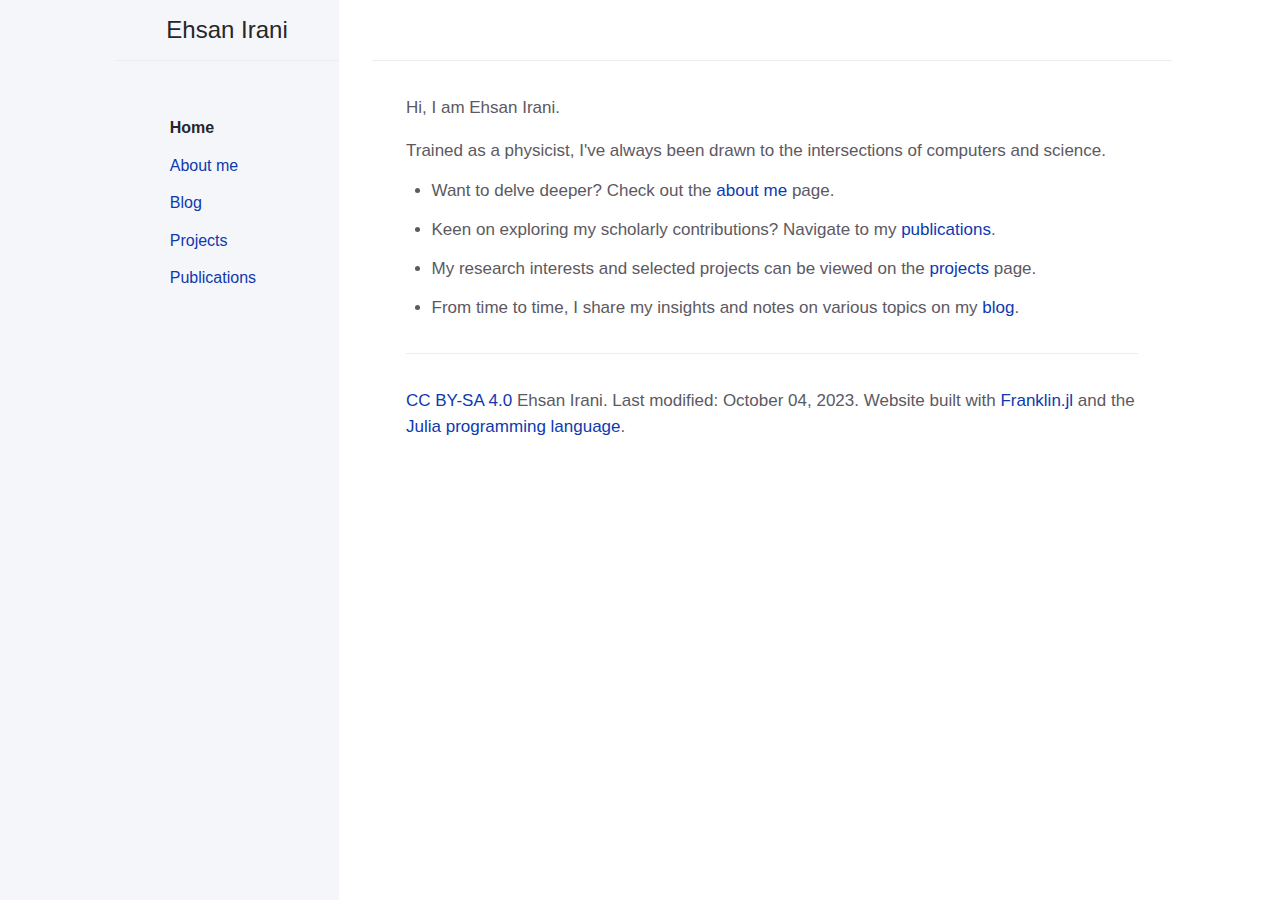
<file: index.html>
<!doctype html> <html lang=en > <meta charset=UTF-8 > <meta name=viewport  content="width=device-width, initial-scale=1"> <link rel=stylesheet  href="/css/jtd.css"> <link rel=icon  href="/assets/favicon.ico"> <style> /* #148 wrap long header */ .franklin-content a.header-anchor, .franklin-toc li a { word-wrap: break-word; white-space: normal; } </style> <title>Ehsan Irani's homepage</title> <div class=page-wrap > <div class=side-bar > <div class=header > <a href="/" class=title > Ehsan Irani </a> </div> <label for=show-menu  class=show-menu >MENU</label> <input type=checkbox  id=show-menu  role=button > <div class=menu  id=side-menu > <ul class=menu-list > <li class="menu-list-item active"><a href="/" class="menu-list-link active">Home</a> <li class="menu-list-item "><a href="/about/" class="menu-list-link ">About me</a> <li class="menu-list-item "><a href="/blog/" class="menu-list-link ">Blog</a> <li class="menu-list-item "><a href="/projects/" class="menu-list-link ">Projects</a> <li class="menu-list-item "><a href="/publications/" class="menu-list-link ">Publications</a> </ul> </div> </div> <div class=main-content-wrap > <div class=main-content > <div class=main-header > </div> <div class=franklin-content ><p>Hi, I am Ehsan Irani.</p> <p>Trained as a physicist, I&#39;ve always been drawn to the intersections of computers and science.</p> <ul> <li><p>Want to delve deeper? Check out the <a href=about >about me</a> page.</p> <li><p>Keen on exploring my scholarly contributions? Navigate to my <a href=publications >publications</a>.</p> <li><p>My research interests and selected projects can be viewed on the <a href=projects >projects</a> page.</p> <li><p>From time to time, I share my insights and notes on various topics on my <a href=blog >blog</a>.</p> </ul> <div class=page-foot > <hr> <a href="http://creativecommons.org/licenses/by-sa/4.0/">CC BY-SA 4.0</a> Ehsan Irani. Last modified: October 04, 2023. Website built with <a href="https://github.com/tlienart/Franklin.jl">Franklin.jl</a> and the <a href="https://julialang.org">Julia programming language</a>. </div> </div> </div> </div> </div> <!-- end of class page-wrap-->
</file>
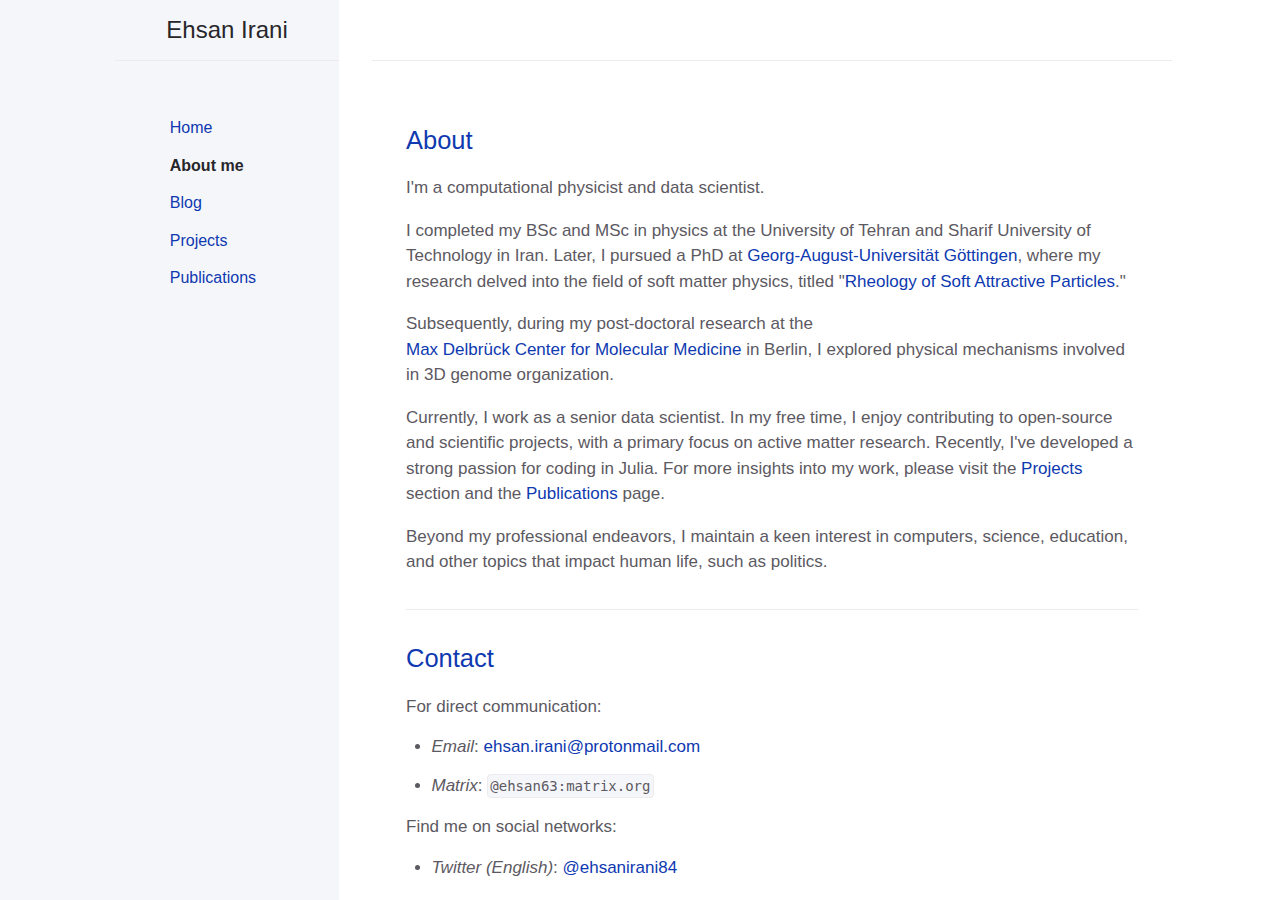
<file: about/index.html>
<!doctype html> <html lang=en > <meta charset=UTF-8 > <meta name=viewport  content="width=device-width, initial-scale=1"> <link rel=stylesheet  href="/css/jtd.css"> <link rel=icon  href="/assets/favicon.ico"> <style> /* #148 wrap long header */ .franklin-content a.header-anchor, .franklin-toc li a { word-wrap: break-word; white-space: normal; } </style> <title>About</title> <div class=page-wrap > <div class=side-bar > <div class=header > <a href="/" class=title > Ehsan Irani </a> </div> <label for=show-menu  class=show-menu >MENU</label> <input type=checkbox  id=show-menu  role=button > <div class=menu  id=side-menu > <ul class=menu-list > <li class="menu-list-item "><a href="/" class="menu-list-link ">Home</a> <li class="menu-list-item active"><a href="/about/" class="menu-list-link active">About me</a> <li class="menu-list-item "><a href="/blog/" class="menu-list-link ">Blog</a> <li class="menu-list-item "><a href="/projects/" class="menu-list-link ">Projects</a> <li class="menu-list-item "><a href="/publications/" class="menu-list-link ">Publications</a> </ul> </div> </div> <div class=main-content-wrap > <div class=main-content > <div class=main-header > </div> <div class=franklin-content ><h2 id=about ><a href="#about" class=header-anchor >About</a></h2> <p>I&#39;m a computational physicist and data scientist.</p> <p>I completed my BSc and MSc in physics at the University of Tehran and Sharif University of Technology in Iran. Later, I pursued a PhD at <a href="https://www.uni-goettingen.de/">Georg-August-Universität Göttingen</a>, where my research delved into the field of soft matter physics, titled &quot;<a href="http://dx.doi.org/10.53846/goediss-6025">Rheology of Soft Attractive Particles</a>.&quot;</p> <p>Subsequently, during my post-doctoral research at the <a href="https://mdc-berlin.com">Max Delbrück Center for Molecular Medicine</a> in Berlin, I explored physical mechanisms involved in 3D genome organization.</p> <p>Currently, I work as a senior data scientist. In my free time, I enjoy contributing to open-source and scientific projects, with a primary focus on active matter research. Recently, I&#39;ve developed a strong passion for coding in Julia. For more insights into my work, please visit the <a href="/projects/">Projects</a> section and the <a href="/publications/">Publications</a> page.</p> <p>Beyond my professional endeavors, I maintain a keen interest in computers, science, education, and other topics that impact human life, such as politics.</p> <hr /> <h2 id=contact ><a href="#contact" class=header-anchor >Contact</a></h2> <p>For direct communication:</p> <ul> <li><p><em>Email</em>: <a href="mailto:ehsan.irani@protonmail.com">ehsan.irani@protonmail.com</a></p> <li><p><em>Matrix</em>: <code>@ehsan63:matrix.org</code></p> </ul> <p>Find me on social networks:</p> <ul> <li><p><em>Twitter &#40;English&#41;</em>: <a href="https://twitter.com/ehsanirani84">@ehsanirani84</a></p> <li><p><em>Twitter &#40;Farsi&#41;</em>: <a href="https://twitter.com/ehsani63">@ehsani63</a></p> <li><p><em>Mastodon &#40;English&#41;</em>: <a href="https://qoto.org/@ehsanirani">@ehsanirani@qoto.org</a></p> <li><p><em>Mastodon &#40;Farsi&#41;</em>: <a href="https://persadon.com/@ehsan63">@ehsan63@persadon.com</a></p> <li><p><em>Pixelfed</em>: <a href="https://pixelfed.social/ehsan">@ehsan@pixelfed.social</a></p> </ul> <div class=page-foot > <hr> <a href="http://creativecommons.org/licenses/by-sa/4.0/">CC BY-SA 4.0</a> Ehsan Irani. Last modified: October 04, 2023. Website built with <a href="https://github.com/tlienart/Franklin.jl">Franklin.jl</a> and the <a href="https://julialang.org">Julia programming language</a>. </div> </div> </div> </div> </div> <!-- end of class page-wrap-->
</file>
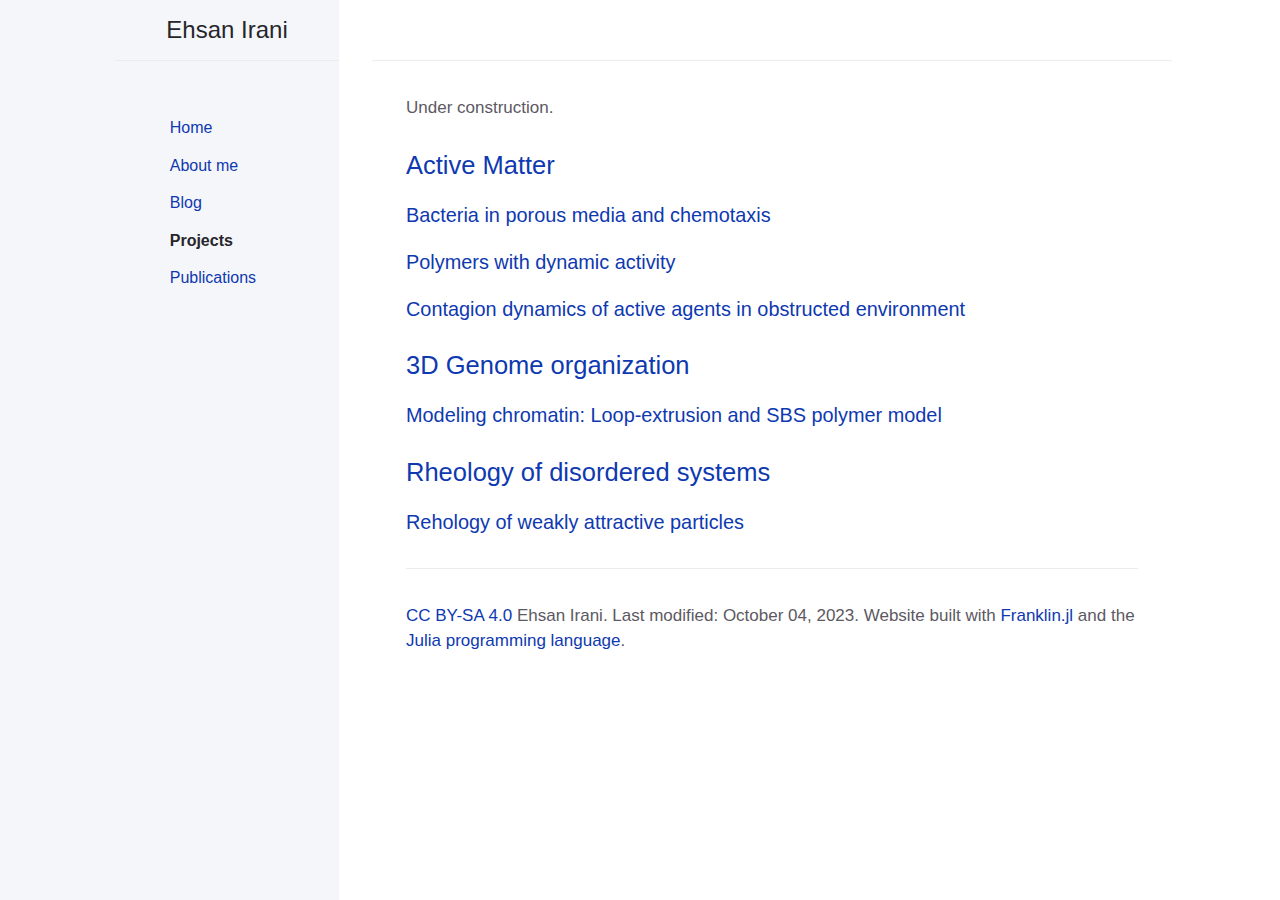
<file: projects/index.html>
<!doctype html> <html lang=en > <meta charset=UTF-8 > <meta name=viewport  content="width=device-width, initial-scale=1"> <link rel=stylesheet  href="/css/jtd.css"> <link rel=icon  href="/assets/favicon.ico"> <style> /* #148 wrap long header */ .franklin-content a.header-anchor, .franklin-toc li a { word-wrap: break-word; white-space: normal; } </style> <title>Projects</title> <div class=page-wrap > <div class=side-bar > <div class=header > <a href="/" class=title > Ehsan Irani </a> </div> <label for=show-menu  class=show-menu >MENU</label> <input type=checkbox  id=show-menu  role=button > <div class=menu  id=side-menu > <ul class=menu-list > <li class="menu-list-item "><a href="/" class="menu-list-link ">Home</a> <li class="menu-list-item "><a href="/about/" class="menu-list-link ">About me</a> <li class="menu-list-item "><a href="/blog/" class="menu-list-link ">Blog</a> <li class="menu-list-item active"><a href="/projects/" class="menu-list-link active">Projects</a> <li class="menu-list-item "><a href="/publications/" class="menu-list-link ">Publications</a> </ul> </div> </div> <div class=main-content-wrap > <div class=main-content > <div class=main-header > </div> <div class=franklin-content ><p>Under construction.</p> <h2 id=active_matter ><a href="#active_matter" class=header-anchor >Active Matter</a></h2> <h3 id=bacteria_in_porous_media_and_chemotaxis ><a href="#bacteria_in_porous_media_and_chemotaxis" class=header-anchor >Bacteria in porous media and chemotaxis</a></h3> <h3 id=polymers_with_dynamic_activity ><a href="#polymers_with_dynamic_activity" class=header-anchor >Polymers with dynamic activity</a></h3> <h3 id=contagion_dynamics_of_active_agents_in_obstructed_environment ><a href="#contagion_dynamics_of_active_agents_in_obstructed_environment" class=header-anchor >Contagion dynamics of active agents in obstructed environment</a></h3> <h2 id=3d_genome_organization ><a href="#3d_genome_organization" class=header-anchor >3D Genome organization</a></h2> <h3 id=modeling_chromatin_loop-extrusion_and_sbs_polymer_model ><a href="#modeling_chromatin_loop-extrusion_and_sbs_polymer_model" class=header-anchor >Modeling chromatin: Loop-extrusion and SBS polymer model</a></h3> <h2 id=rheology_of_disordered_systems ><a href="#rheology_of_disordered_systems" class=header-anchor >Rheology of disordered systems</a></h2> <h3 id=rehology_of_weakly_attractive_particles ><a href="#rehology_of_weakly_attractive_particles" class=header-anchor >Rehology of weakly attractive particles</a></h3> <div class=page-foot > <hr> <a href="http://creativecommons.org/licenses/by-sa/4.0/">CC BY-SA 4.0</a> Ehsan Irani. Last modified: October 04, 2023. Website built with <a href="https://github.com/tlienart/Franklin.jl">Franklin.jl</a> and the <a href="https://julialang.org">Julia programming language</a>. </div> </div> </div> </div> </div> <!-- end of class page-wrap-->
</file>
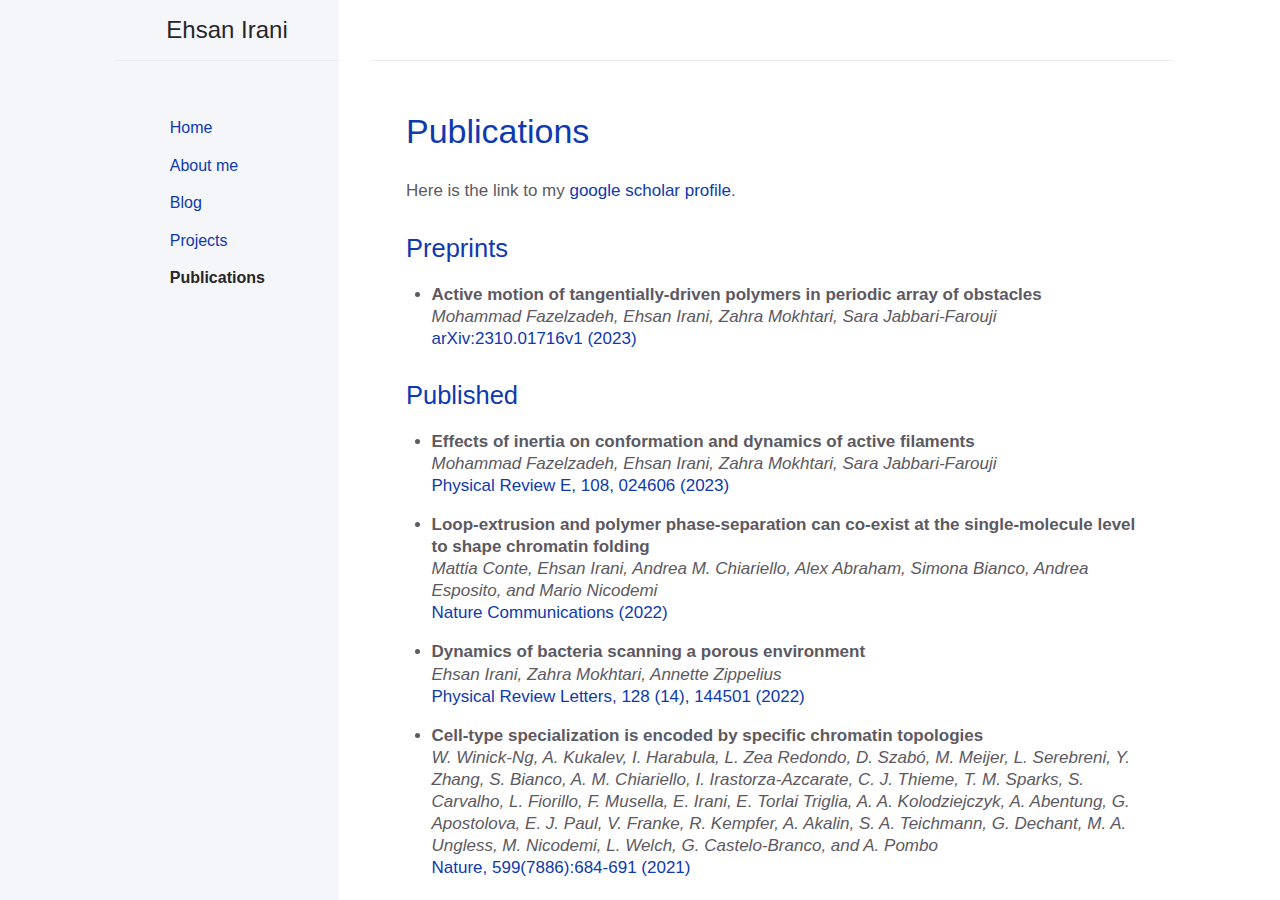
<file: publications/index.html>
<!doctype html> <html lang=en > <meta charset=UTF-8 > <meta name=viewport  content="width=device-width, initial-scale=1"> <link rel=stylesheet  href="/css/jtd.css"> <link rel=icon  href="/assets/favicon.ico"> <style> /* #148 wrap long header */ .franklin-content a.header-anchor, .franklin-toc li a { word-wrap: break-word; white-space: normal; } </style> <title>Publications</title> <div class=page-wrap > <div class=side-bar > <div class=header > <a href="/" class=title > Ehsan Irani </a> </div> <label for=show-menu  class=show-menu >MENU</label> <input type=checkbox  id=show-menu  role=button > <div class=menu  id=side-menu > <ul class=menu-list > <li class="menu-list-item "><a href="/" class="menu-list-link ">Home</a> <li class="menu-list-item "><a href="/about/" class="menu-list-link ">About me</a> <li class="menu-list-item "><a href="/blog/" class="menu-list-link ">Blog</a> <li class="menu-list-item "><a href="/projects/" class="menu-list-link ">Projects</a> <li class="menu-list-item active"><a href="/publications/" class="menu-list-link active">Publications</a> </ul> </div> </div> <div class=main-content-wrap > <div class=main-content > <div class=main-header > </div> <div class=franklin-content ><h1 id=publications ><a href="#publications" class=header-anchor >Publications</a></h1> <p>Here is the link to my <a href="https://scholar.google.de/citations?user&#61;Z2nmx0kAAAAJ&amp;hl&#61;en">google scholar profile</a>.</p> <h2 id=preprints ><a href="#preprints" class=header-anchor >Preprints</a></h2> <ul> <li><p><strong>Active motion of tangentially-driven polymers in periodic array of obstacles</strong><br/><em>Mohammad Fazelzadeh, Ehsan Irani, Zahra Mokhtari, Sara Jabbari-Farouji</em><br/><a href="https://doi.org/10.48550/arXiv.2310.01716">arXiv:2310.01716v1 &#40;2023&#41;</a></p> </ul> <h2 id=published ><a href="#published" class=header-anchor >Published</a></h2> <ul> <li><p><strong>Effects of inertia on conformation and dynamics of active filaments</strong><br/><em>Mohammad Fazelzadeh, Ehsan Irani, Zahra Mokhtari, Sara Jabbari-Farouji</em><br/><a href="https://doi.org/10.1103/PhysRevE.108.024606">Physical Review E, 108, 024606 &#40;2023&#41;</a></p> </ul> <ul> <li><p><strong>Loop-extrusion and polymer phase-separation can co-exist at the single-molecule level to shape chromatin folding</strong><br/> <em>Mattia Conte, Ehsan Irani, Andrea M. Chiariello, Alex Abraham, Simona Bianco, Andrea Esposito, and Mario Nicodemi</em><br/> <a href="https://doi.org/10.1038/s41467-022-31856-6">Nature Communications &#40;2022&#41;</a></p> <li><p><strong>Dynamics of bacteria scanning a porous environment</strong><br/><em>Ehsan Irani, Zahra Mokhtari, Annette Zippelius</em><br/><a href="https://doi.org/10.1103/PhysRevLett.128.144501">Physical Review Letters, 128 &#40;14&#41;, 144501 &#40;2022&#41;</a></p> <li><p><strong>Cell-type specialization is encoded by specific chromatin topologies</strong><br/><em>W. Winick-Ng, A. Kukalev, I. Harabula, L. Zea Redondo, D. Szabó, M. Meijer, L. Serebreni, Y. Zhang, S. Bianco, A. M. Chiariello, I. Irastorza-Azcarate, C. J. Thieme, T. M. Sparks, S. Carvalho, L. Fiorillo, F. Musella, E. Irani, E. Torlai Triglia, A. A. Kolodziejczyk, A. Abentung, G. Apostolova, E. J. Paul, V. Franke, R. Kempfer, A. Akalin, S. A. Teichmann, G. Dechant, M. A. Ungless, M. Nicodemi, L. Welch, G. Castelo-Branco, and A. Pombo</em><br/><a href="https://www.nature.com/articles/s41586-021-04081-2">Nature, 599&#40;7886&#41;:684-691 &#40;2021&#41;</a></p> <li><p><strong>Physical mechanisms of chromatin spatial organization</strong><br/><em>Andrea M. Chiariello, Simona Bianco, Andrea Esposito, Luca Fiorillo, Mattia Conte, Ehsan Irani, Francesco Musella, Alex Abraham, Antonella Prisco, and Mario Nicodemi</em><br/><a href="https://doi.org/10.1111/febs.15762">The FEBS Journal &#40;2021&#41;</a></p> <li><p><strong>Discontinuous shear-thinning in adhesive dispersions</strong><br/><em>Ehsan Irani, Pinaki Chaudhuri, and Claus Heussinger</em><br/><a href="https://doi.org/10.1103/PhysRevFluids.4.074307">Physical Review Fluids, 4:074307 &#40;2019&#41;</a></p> <li><p><strong>Athermal rheology of weakly attractive soft particle</strong><br/><em>Ehsan Irani, Pinaki Chaudhuri, and Claus Heussinger</em><br/><a href="https://doi.org/10.1103/PhysRevE.94.052608">Physical Review E, 94&#40;5&#41;:052608 &#40;2016&#41;</a></p> <li><p><strong>Impact of Attractive Interactions on the Rheology of Dense Athermal Particles</strong><br/><em>Ehsan Irani, Pinaki Chaudhuri, and Claus Heussinger</em><br/><a href="https://doi.org/10.1103/PhysRevLett.112.188303">Physical Review Letters, 112&#40;18&#41;:188303 &#40;2014&#41;</a><br/> Editor&#39;s Suggestion</p> </ul> <div class=page-foot > <hr> <a href="http://creativecommons.org/licenses/by-sa/4.0/">CC BY-SA 4.0</a> Ehsan Irani. Last modified: October 04, 2023. Website built with <a href="https://github.com/tlienart/Franklin.jl">Franklin.jl</a> and the <a href="https://julialang.org">Julia programming language</a>. </div> </div> </div> </div> </div> <!-- end of class page-wrap-->
</file>
<file: css/jtd.css>
@charset "utf-8"; html{font-family:sans-serif;-ms-text-size-adjust:100%;-webkit-text-size-adjust:100%;font-size:15px}@media (min-width:31.25rem){html{font-size:17px}}body{margin:0;position:relative;padding-bottom:4rem;font-family:-apple-system,"helvetica neue",helvetica,roboto,noto,"segoe ui",arial,sans-serif;font-size:inherit;line-height:1.5;color:#5c5962;background-color:#fff}@media (min-width:50rem){body{position:static;padding-bottom:0}}h1{font-size:2em;margin:.67em 0}sub,sup{font-size:75%;line-height:0;position:relative;vertical-align:baseline}sup{top:-0.5em}sub{bottom:-0.25em}img{border:0}p,h1,h2,h3,h4,h5,h6,ol,ul,pre,address,blockquote,dl,div,fieldset,form,hr,noscript,table{margin-top:0}h1,h2,h3,h4,h5,h6{margin-top:1.2em;margin-bottom:.8em;font-weight:500;line-height:1.15;color:#27262b}p{margin-bottom:1em}a{color:#0e39b0;text-decoration:none}pre{overflow:auto;margin:0;margin-bottom:.8em}code{font-family:"SFMono-Regular",Menlo,Consolas,monospace;font-size:14px;line-height:1.4;padding:.2em .15em;font-weight:400;background-color:#f5f6fa;border:1px solid #eeebee;border-radius:4px}li:not(:last-child){margin-bottom:5px}img{max-width:100%;height:auto}hr{height:1px;padding:0;margin:2rem 0;background-color:#eeebee;border:0}@media (min-width:50rem){.page-wrap{position:absolute;top:0;left:0;display:flex;width:100%;height:100%;overflow-x:hidden;overflow-y:hidden}}.side-bar{z-index:100;display:flex;flex-wrap:wrap;background-color:#f5f6fa}.side-bar .header{display:flex;min-height:60px;align-items:center}.side-bar .header .title{padding-right:1rem;padding-left:1rem;flex-grow:1;display:flex;height:100%;align-items:center;padding-top:.75rem;padding-bottom:.75rem;color:#27262b;font-size:18px !important;line-height:1.15em}.show-menu{cursor:pointer;appearance:none;display:flex;height:100%;line-height:60px;padding:1rem;align-items:center;color:#0e39b0;text-transform:uppercase;background:transparent;text-align:right;padding-right:2rem;border:0;width:calc(100% - 220px);background-color:white}.side-bar .menu{width:100%;padding-right:1rem;padding-left:1rem}.menu-list{padding:0;margin-top:0;margin-bottom:0;list-style:none}.menu-list-child-list{padding-left:.75rem;list-style:none}.menu-list-child-list .menu-list-link{color:#5c5962}.menu-list-child-list .menu-list-item{position:relative}.menu-list-child-list .menu-list-item::before{position:absolute;margin-top:.3em;margin-left:-0.8em;color:rgba(92,89,98,0.3);content:"- "}.menu-list-child-list .menu-list-item.active::before{color:#5c5962}.menu-list-item{font-size:14px !important;margin:0}.menu-list-item .menu-list-child-list{display:none}.menu-list-item.active .menu-list-child-list{display:block}.menu-list-link{display:block;padding-top:.25rem;padding-bottom:.25rem}.menu-list-link.active{font-weight:600;color:#27262b;text-decoration:none}.side-bar .footer{width:150px;font-size:13px;padding-right:1rem;padding-left:1rem;position:absolute;bottom:0;left:0;padding-top:1rem;padding-bottom:1rem}input[type=checkbox]{display:none}input[type=checkbox]:checked ~ #side-menu{display:block}@media (max-width:49.99rem){.side-bar .menu{display:none;padding-left:35px;padding-bottom:15px}.side-bar{border-bottom:1px solid #eeebee}.side-bar .header{padding-left:15px;width:150px}.show-menu{display:block}}@media (min-width:31.25rem){.side-bar .header .title{font-size:24px !important}.menu-list-item{font-size:16px !important}}@media (min-width:50rem){.side-bar{flex-wrap:nowrap;position:absolute;width:248px;height:100%;flex-direction:column;align-items:flex-end}.side-bar .header{z-index:101;height:60px;max-height:60px;border-bottom:1px solid #eeebee;padding-right:2rem;padding-left:2rem}.side-bar .header .title{padding-top:.5rem;padding-bottom:.5rem}.show-menu{display:none}.side-bar .menu{width:135px;padding-right:2rem;padding-left:2rem;padding-top:3rem;padding-bottom:1rem;overflow-y:auto;flex:1 1 auto}.side-bar .footer{padding-right:2rem;padding-left:2rem;position:static}}@media (min-width:66.5rem){.side-bar{width:calc((100% - 66.5rem) / 2 + 264px);min-width:264px}}@media (min-width:50rem){.main-content-wrap{position:absolute;top:0;left:0;width:100%;height:100%;-webkit-overflow-scrolling:touch;overflow-x:hidden;overflow-y:scroll}.main-content{position:relative;max-width:800px;margin-left:248px}}@media (min-width:66.5rem){.main-content{margin-left:calc((100% - 1064px) / 2 + 264px)}}.main-header{padding-right:1rem;padding-left:1rem;display:none;background-color:#f5f6fa;height:60px;line-height:60px}@media (min-width:50rem){.main-header{padding-right:2rem;padding-left:2rem}}@media (min-width:50rem){.main-header{display:flex;justify-content:flex-end;height:60px;background-color:#fff;border-bottom:1px solid #eeebee}}.main-footer{font-size:14px;color:darkgray;border-top:1px solid #eeebee;padding-top:15px}.franklin-content{padding-right:1rem;padding-left:1rem;padding-top:1rem;padding-bottom:1rem;line-height:1.5}@media (min-width:50rem){.franklin-content{padding-right:2rem;padding-left:2rem;padding-top:2rem;padding-bottom:2rem}}.franklin-content a{overflow:hidden;text-overflow:ellipsis;white-space:nowrap}.franklin-content ul,ol{line-height:1em}.franklin-content li{margin-top:.3em;line-height:1.3em}.franklin-content ul,.franklin-content ol{padding-left:1.5em}.franklin-content h1:first-of-type{margin-top:.5em}.franklin-content h1,h2,h3,h4,h5,h6{position:relative}td.fndef-backref{min-width:20px}.franklin-content table{margin-left:auto;margin-right:auto;border-collapse:collapse;text-align:center;margin-bottom:1em}.franklin-content tr,th,td{font-size:14px;padding:10px;border:1px solid black}.franklin-content table tbody tr td{border:1px solid black}.franklin-content blockquote{background:lemonchiffon;border-left:7px solid #a8a8a8;margin:1.5em 10px;padding:.5em 10px;font-style:italic}.franklin-content blockquote p{display:inline}.franklin-content .row{display:block}.franklin-content .left{float:left;margin-right:15px}.franklin-content .right{float:right}.franklin-content .container img{width:auto;padding-left:0;border-radius:10px;margin-bottom:1em}.franklin-content table.fndef{margin:0;margin-bottom:1em;border:0}.franklin-content .fndef tr{padding:0;border:0;text-align:left}.franklin-content .fndef td{padding:0;border:0}.franklin-content .fndef td.fndef-backref{vertical-align:top;font-size:80%;padding-left:5px}.franklin-content .fndef td.fndef-content{font-size:90%;padding-left:10px}.franklin-content .fndef tr{border-left:2px solid lightgray}.franklin-content img{width:70%;text-align:center;padding-left:10%}.franklin-content .img-small img{width:50%;text-align:center;padding-left:20%}body{counter-reset:eqnum}.katex{font-size:1em !important}.katex-display .katex{display:inline-block}.katex-display::after{counter-increment:eqnum;content:"(" counter(eqnum) ")";position:relative;float:right;padding-right:5px}.hljs{font-size:14px;line-height:1.35em;border-radius:10px;padding:1em}.hljs-meta,.hljs-metas,.hljs-metap{font-weight:bold}.hljs-meta{color:#19b333}.hljs-metas{color:red}.hljs-metap{color:#3383e7}franklin-toc{margin:.6rem 0}}
</file>
